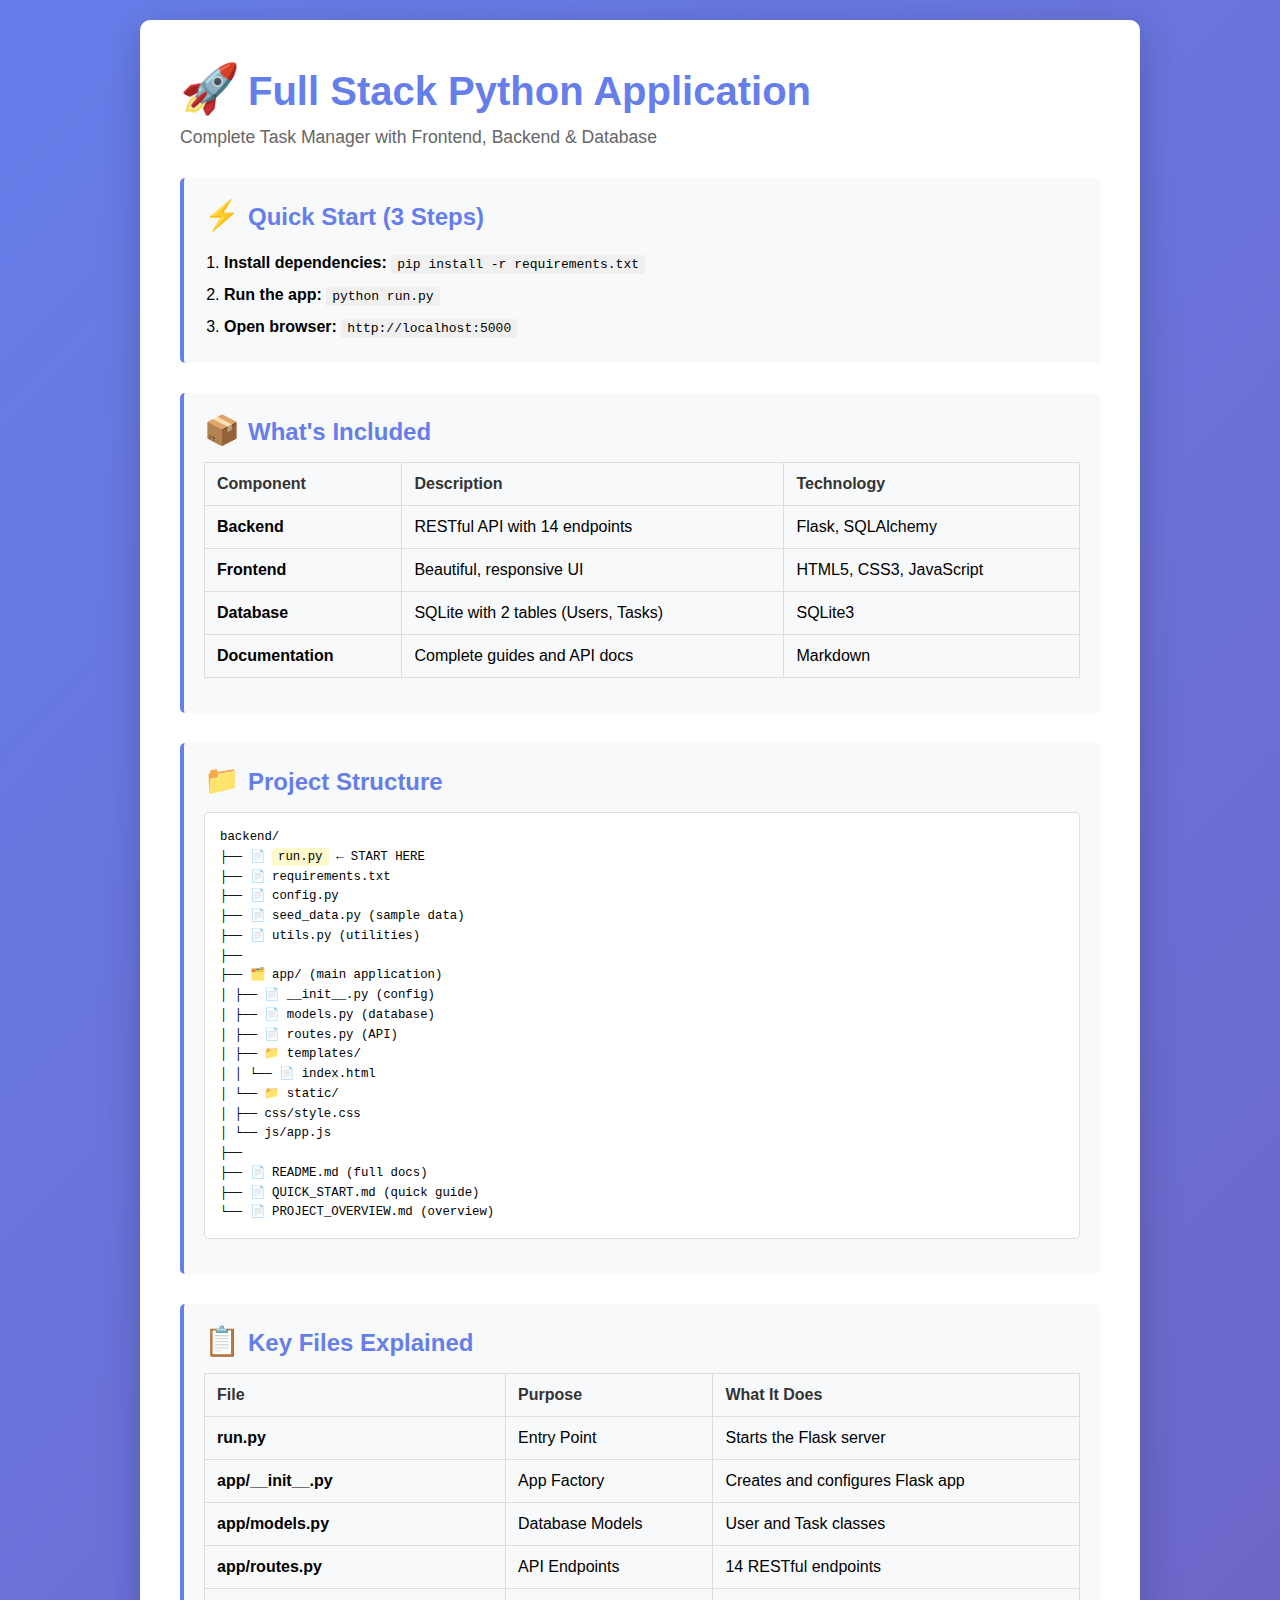
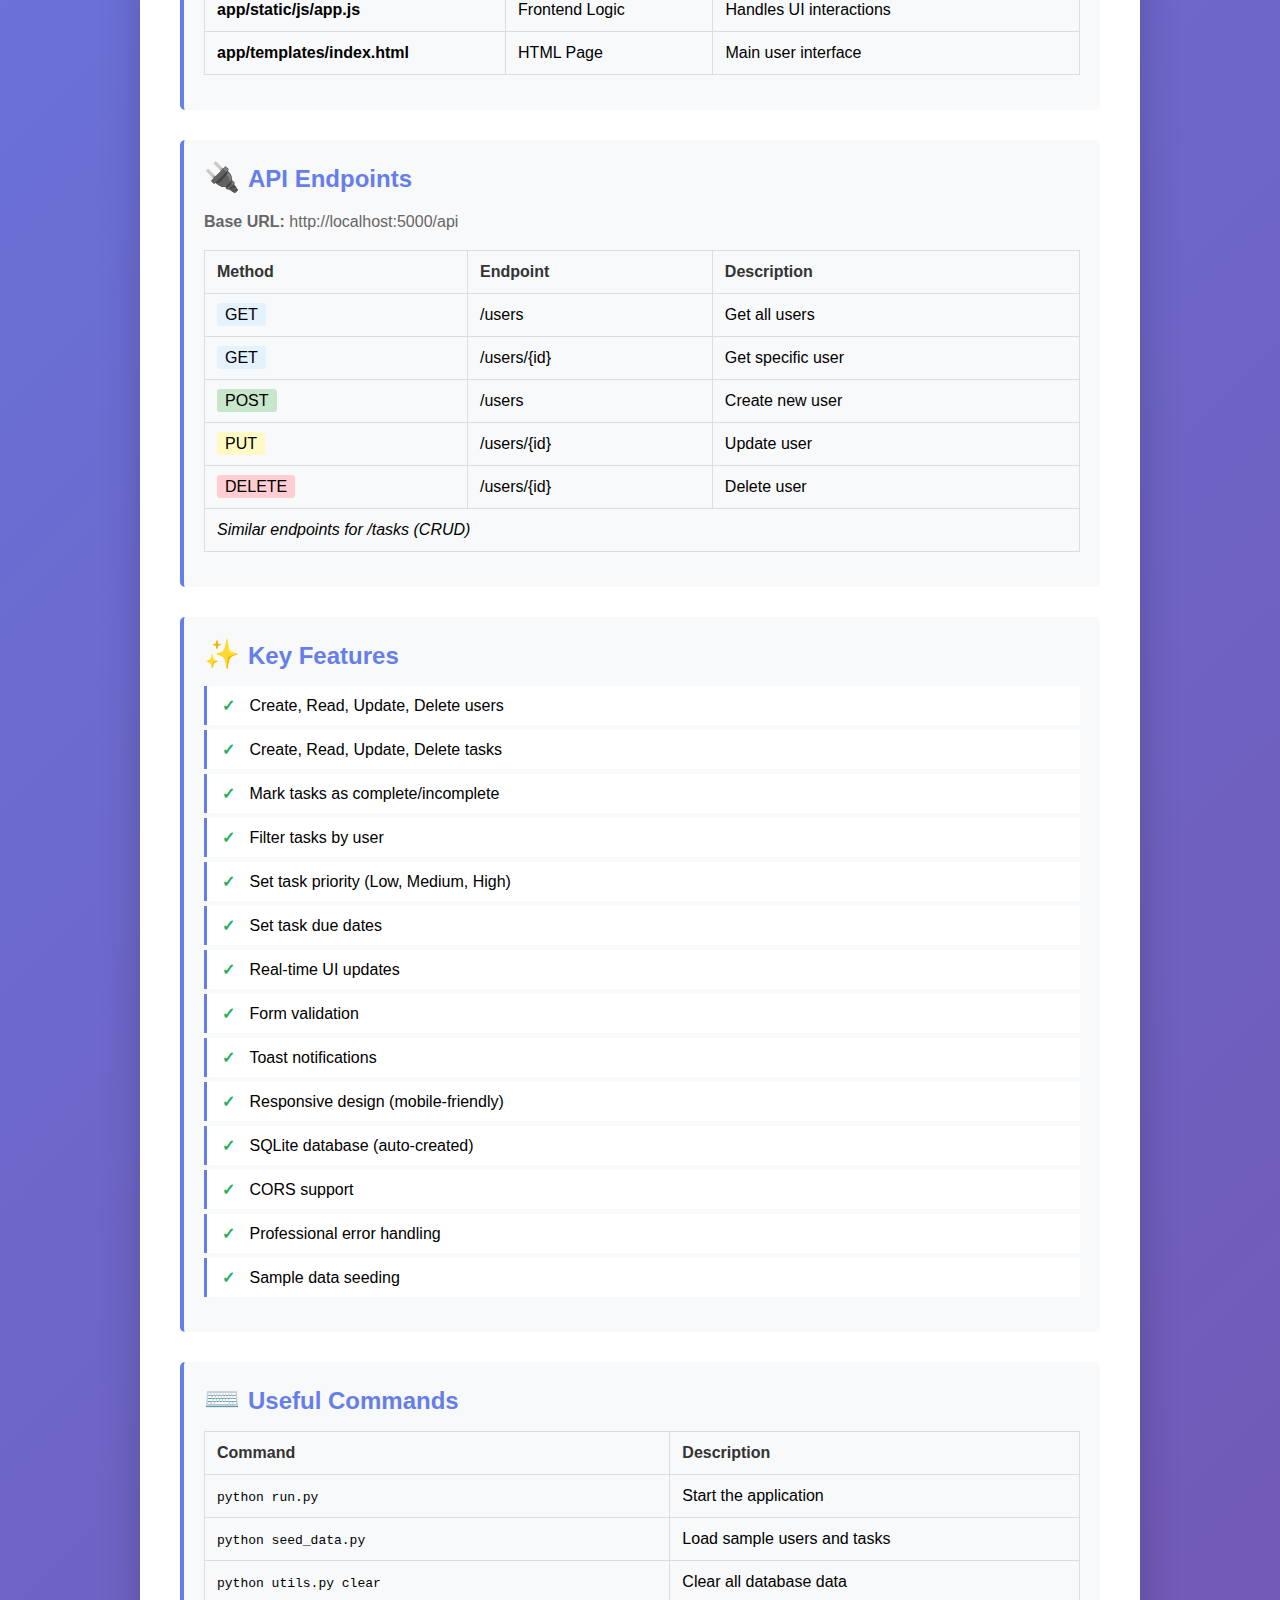
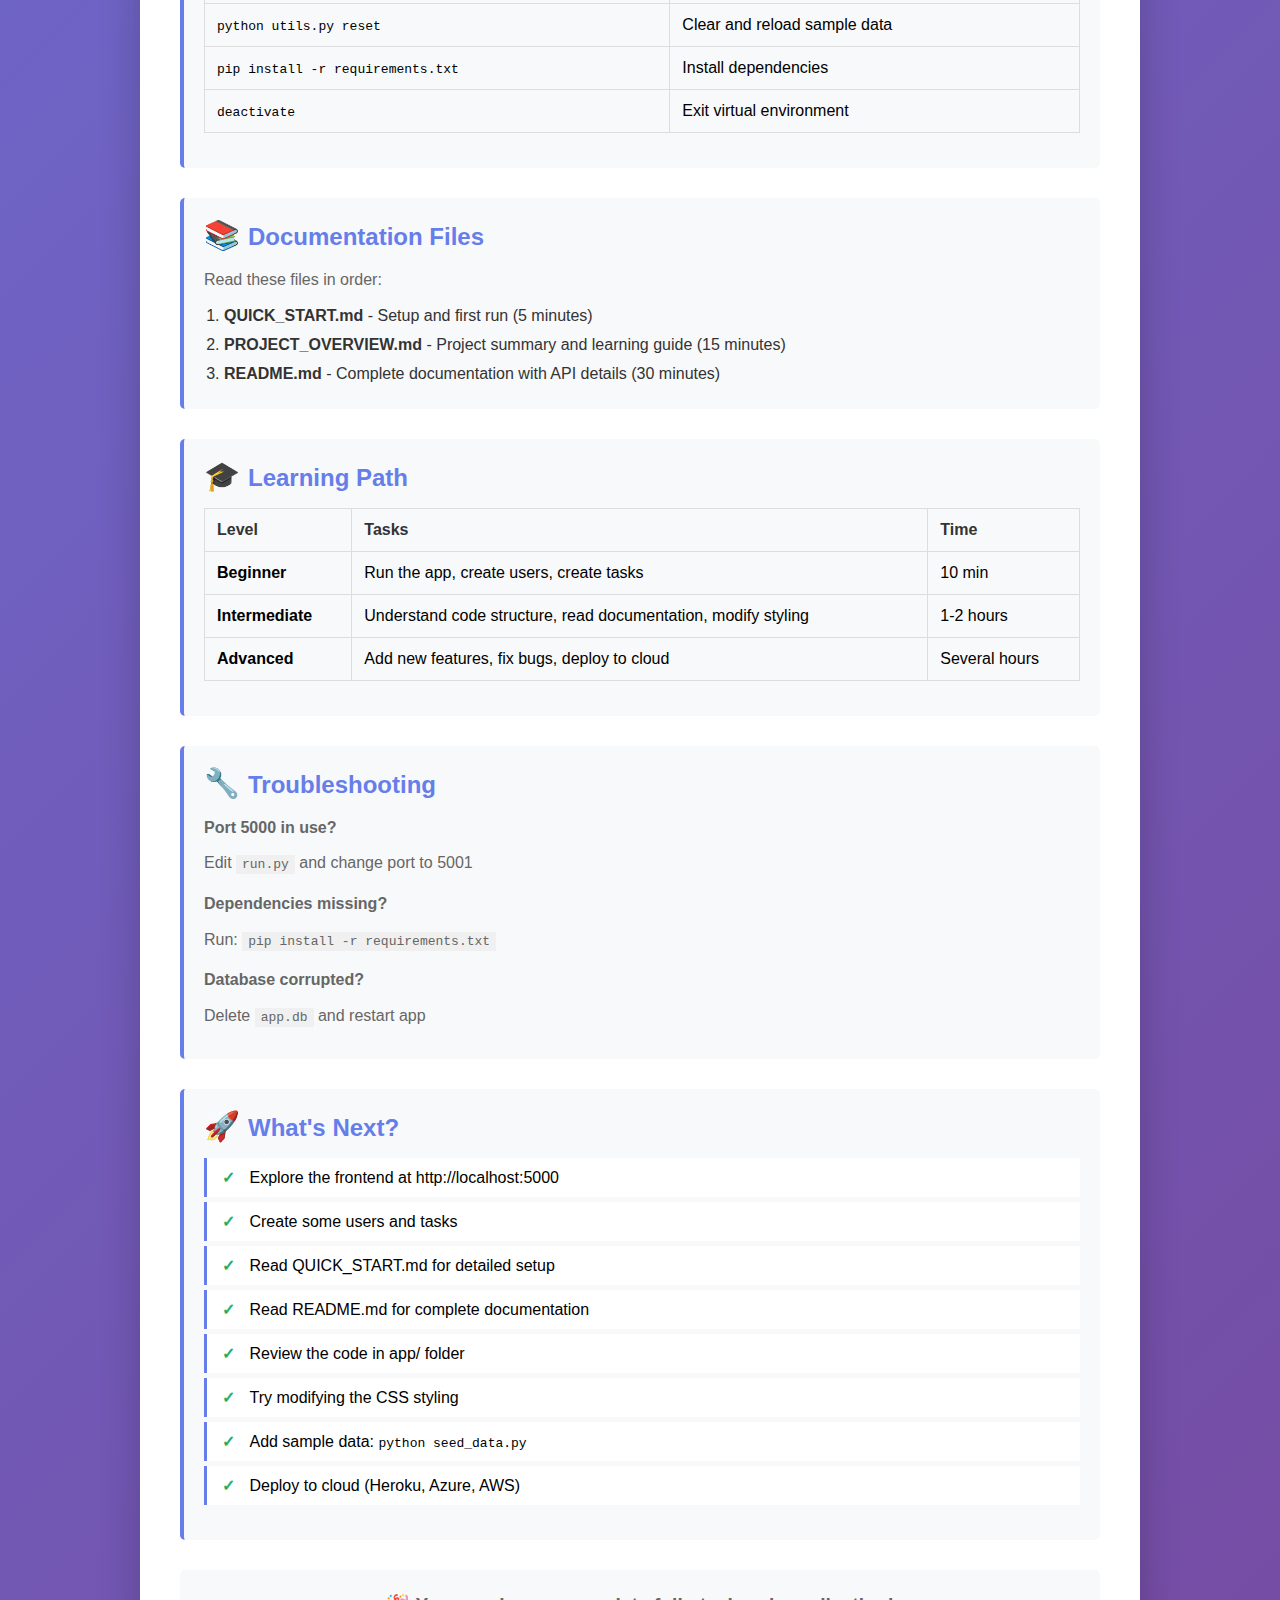
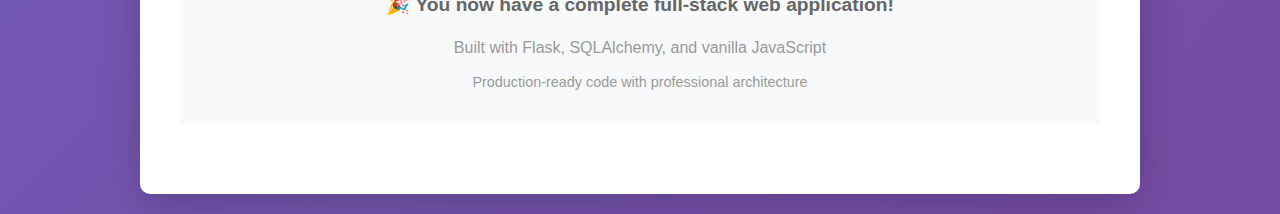
<file: backend/INDEX.html>
<!DOCTYPE html>
<html lang="en">
<head>
    <meta charset="UTF-8">
    <meta name="viewport" content="width=device-width, initial-scale=1.0">
    <title>Full Stack Python Project - Documentation Index</title>
    <style>
        * { margin: 0; padding: 0; box-sizing: border-box; }
        body {
            font-family: 'Segoe UI', Tahoma, Geneva, Verdana, sans-serif;
            background: linear-gradient(135deg, #667eea 0%, #764ba2 100%);
            min-height: 100vh;
            padding: 20px;
        }
        .container {
            max-width: 1000px;
            margin: 0 auto;
            background: white;
            border-radius: 10px;
            box-shadow: 0 10px 40px rgba(0, 0, 0, 0.2);
            padding: 40px;
        }
        h1 {
            color: #667eea;
            margin-bottom: 10px;
            font-size: 2.5em;
        }
        .subtitle {
            color: #666;
            margin-bottom: 30px;
            font-size: 1.1em;
        }
        .section {
            margin: 30px 0;
            padding: 20px;
            border-left: 4px solid #667eea;
            background: #f8f9fa;
            border-radius: 5px;
        }
        .section h2 {
            color: #667eea;
            margin-bottom: 15px;
            font-size: 1.5em;
        }
        .section p {
            color: #666;
            line-height: 1.6;
            margin-bottom: 10px;
        }
        .code-block {
            background: #2d2d2d;
            color: #f8f8f2;
            padding: 15px;
            border-radius: 5px;
            font-family: 'Courier New', monospace;
            margin: 15px 0;
            overflow-x: auto;
        }
        .button-group {
            display: grid;
            grid-template-columns: repeat(auto-fit, minmax(200px, 1fr));
            gap: 15px;
            margin: 20px 0;
        }
        .btn {
            padding: 15px 20px;
            border: none;
            border-radius: 5px;
            font-size: 1em;
            font-weight: 600;
            cursor: pointer;
            transition: all 0.3s ease;
            text-decoration: none;
            display: inline-block;
            text-align: center;
        }
        .btn-primary {
            background: linear-gradient(135deg, #667eea 0%, #764ba2 100%);
            color: white;
        }
        .btn-primary:hover {
            transform: translateY(-2px);
            box-shadow: 0 5px 15px rgba(102, 126, 234, 0.4);
        }
        .btn-secondary {
            background: #e9ecef;
            color: #333;
        }
        .btn-secondary:hover {
            background: #dee2e6;
        }
        .checklist {
            list-style: none;
            margin: 15px 0;
        }
        .checklist li {
            padding: 10px;
            margin: 5px 0;
            background: white;
            border-left: 3px solid #667eea;
            padding-left: 15px;
        }
        .checklist li:before {
            content: "✓ ";
            color: #27ae60;
            font-weight: bold;
            margin-right: 10px;
        }
        .file-tree {
            background: white;
            border: 1px solid #ddd;
            border-radius: 5px;
            padding: 15px;
            margin: 15px 0;
            font-family: monospace;
            font-size: 0.95em;
            line-height: 1.6;
        }
        .highlight {
            background: #fffacd;
            padding: 2px 6px;
            border-radius: 3px;
        }
        table {
            width: 100%;
            border-collapse: collapse;
            margin: 15px 0;
        }
        table th, table td {
            border: 1px solid #ddd;
            padding: 12px;
            text-align: left;
        }
        table th {
            background: #f8f9fa;
            font-weight: 600;
            color: #333;
        }
        table tr:hover {
            background: #f8f9fa;
        }
        .emoji {
            font-size: 1.2em;
            margin-right: 8px;
        }
    </style>
</head>
<body>
    <div class="container">
        <h1><span class="emoji">🚀</span>Full Stack Python Application</h1>
        <p class="subtitle">Complete Task Manager with Frontend, Backend & Database</p>

        <!-- Quick Start Section -->
        <div class="section">
            <h2><span class="emoji">⚡</span>Quick Start (3 Steps)</h2>
            <ol style="margin-left: 20px; line-height: 2;">
                <li><strong>Install dependencies:</strong> <code style="background: #f0f0f0; padding: 2px 6px;">pip install -r requirements.txt</code></li>
                <li><strong>Run the app:</strong> <code style="background: #f0f0f0; padding: 2px 6px;">python run.py</code></li>
                <li><strong>Open browser:</strong> <code style="background: #f0f0f0; padding: 2px 6px;">http://localhost:5000</code></li>
            </ol>
        </div>

        <!-- What You Have -->
        <div class="section">
            <h2><span class="emoji">📦</span>What's Included</h2>
            <table>
                <tr>
                    <th>Component</th>
                    <th>Description</th>
                    <th>Technology</th>
                </tr>
                <tr>
                    <td><strong>Backend</strong></td>
                    <td>RESTful API with 14 endpoints</td>
                    <td>Flask, SQLAlchemy</td>
                </tr>
                <tr>
                    <td><strong>Frontend</strong></td>
                    <td>Beautiful, responsive UI</td>
                    <td>HTML5, CSS3, JavaScript</td>
                </tr>
                <tr>
                    <td><strong>Database</strong></td>
                    <td>SQLite with 2 tables (Users, Tasks)</td>
                    <td>SQLite3</td>
                </tr>
                <tr>
                    <td><strong>Documentation</strong></td>
                    <td>Complete guides and API docs</td>
                    <td>Markdown</td>
                </tr>
            </table>
        </div>

        <!-- Project Structure -->
        <div class="section">
            <h2><span class="emoji">📁</span>Project Structure</h2>
            <div class="file-tree">
backend/<br>
├── 📄 <span class="highlight">run.py</span> ← START HERE<br>
├── 📄 requirements.txt<br>
├── 📄 config.py<br>
├── 📄 seed_data.py (sample data)<br>
├── 📄 utils.py (utilities)<br>
├── <br>
├── 🗂️ app/ (main application)<br>
│   ├── 📄 __init__.py (config)<br>
│   ├── 📄 models.py (database)<br>
│   ├── 📄 routes.py (API)<br>
│   ├── 📁 templates/<br>
│   │   └── 📄 index.html<br>
│   └── 📁 static/<br>
│       ├── css/style.css<br>
│       └── js/app.js<br>
├── <br>
├── 📄 README.md (full docs)<br>
├── 📄 QUICK_START.md (quick guide)<br>
└── 📄 PROJECT_OVERVIEW.md (overview)<br>
            </div>
        </div>

        <!-- File Descriptions -->
        <div class="section">
            <h2><span class="emoji">📋</span>Key Files Explained</h2>
            <table>
                <tr>
                    <th>File</th>
                    <th>Purpose</th>
                    <th>What It Does</th>
                </tr>
                <tr>
                    <td><strong>run.py</strong></td>
                    <td>Entry Point</td>
                    <td>Starts the Flask server</td>
                </tr>
                <tr>
                    <td><strong>app/__init__.py</strong></td>
                    <td>App Factory</td>
                    <td>Creates and configures Flask app</td>
                </tr>
                <tr>
                    <td><strong>app/models.py</strong></td>
                    <td>Database Models</td>
                    <td>User and Task classes</td>
                </tr>
                <tr>
                    <td><strong>app/routes.py</strong></td>
                    <td>API Endpoints</td>
                    <td>14 RESTful endpoints</td>
                </tr>
                <tr>
                    <td><strong>app/static/js/app.js</strong></td>
                    <td>Frontend Logic</td>
                    <td>Handles UI interactions</td>
                </tr>
                <tr>
                    <td><strong>app/templates/index.html</strong></td>
                    <td>HTML Page</td>
                    <td>Main user interface</td>
                </tr>
            </table>
        </div>

        <!-- API Endpoints -->
        <div class="section">
            <h2><span class="emoji">🔌</span>API Endpoints</h2>
            <p><strong>Base URL:</strong> http://localhost:5000/api</p>
            <table>
                <tr>
                    <th>Method</th>
                    <th>Endpoint</th>
                    <th>Description</th>
                </tr>
                <tr>
                    <td><span style="background: #e3f2fd; padding: 3px 8px; border-radius: 3px;">GET</span></td>
                    <td>/users</td>
                    <td>Get all users</td>
                </tr>
                <tr>
                    <td><span style="background: #e3f2fd; padding: 3px 8px; border-radius: 3px;">GET</span></td>
                    <td>/users/{id}</td>
                    <td>Get specific user</td>
                </tr>
                <tr>
                    <td><span style="background: #c8e6c9; padding: 3px 8px; border-radius: 3px;">POST</span></td>
                    <td>/users</td>
                    <td>Create new user</td>
                </tr>
                <tr>
                    <td><span style="background: #fff9c4; padding: 3px 8px; border-radius: 3px;">PUT</span></td>
                    <td>/users/{id}</td>
                    <td>Update user</td>
                </tr>
                <tr>
                    <td><span style="background: #ffcdd2; padding: 3px 8px; border-radius: 3px;">DELETE</span></td>
                    <td>/users/{id}</td>
                    <td>Delete user</td>
                </tr>
                <tr>
                    <td colspan="3"><em>Similar endpoints for /tasks (CRUD)</em></td>
                </tr>
            </table>
        </div>

        <!-- Features -->
        <div class="section">
            <h2><span class="emoji">✨</span>Key Features</h2>
            <ul class="checklist">
                <li>Create, Read, Update, Delete users</li>
                <li>Create, Read, Update, Delete tasks</li>
                <li>Mark tasks as complete/incomplete</li>
                <li>Filter tasks by user</li>
                <li>Set task priority (Low, Medium, High)</li>
                <li>Set task due dates</li>
                <li>Real-time UI updates</li>
                <li>Form validation</li>
                <li>Toast notifications</li>
                <li>Responsive design (mobile-friendly)</li>
                <li>SQLite database (auto-created)</li>
                <li>CORS support</li>
                <li>Professional error handling</li>
                <li>Sample data seeding</li>
            </ul>
        </div>

        <!-- Commands Reference -->
        <div class="section">
            <h2><span class="emoji">⌨️</span>Useful Commands</h2>
            <table>
                <tr>
                    <th>Command</th>
                    <th>Description</th>
                </tr>
                <tr>
                    <td><code>python run.py</code></td>
                    <td>Start the application</td>
                </tr>
                <tr>
                    <td><code>python seed_data.py</code></td>
                    <td>Load sample users and tasks</td>
                </tr>
                <tr>
                    <td><code>python utils.py clear</code></td>
                    <td>Clear all database data</td>
                </tr>
                <tr>
                    <td><code>python utils.py reset</code></td>
                    <td>Clear and reload sample data</td>
                </tr>
                <tr>
                    <td><code>pip install -r requirements.txt</code></td>
                    <td>Install dependencies</td>
                </tr>
                <tr>
                    <td><code>deactivate</code></td>
                    <td>Exit virtual environment</td>
                </tr>
            </table>
        </div>

        <!-- Documentation Guide -->
        <div class="section">
            <h2><span class="emoji">📚</span>Documentation Files</h2>
            <p>Read these files in order:</p>
            <ol style="margin-left: 20px; line-height: 1.8; color: #333;">
                <li><strong>QUICK_START.md</strong> - Setup and first run (5 minutes)</li>
                <li><strong>PROJECT_OVERVIEW.md</strong> - Project summary and learning guide (15 minutes)</li>
                <li><strong>README.md</strong> - Complete documentation with API details (30 minutes)</li>
            </ol>
        </div>

        <!-- Learning Path -->
        <div class="section">
            <h2><span class="emoji">🎓</span>Learning Path</h2>
            <table>
                <tr>
                    <th>Level</th>
                    <th>Tasks</th>
                    <th>Time</th>
                </tr>
                <tr>
                    <td><strong>Beginner</strong></td>
                    <td>Run the app, create users, create tasks</td>
                    <td>10 min</td>
                </tr>
                <tr>
                    <td><strong>Intermediate</strong></td>
                    <td>Understand code structure, read documentation, modify styling</td>
                    <td>1-2 hours</td>
                </tr>
                <tr>
                    <td><strong>Advanced</strong></td>
                    <td>Add new features, fix bugs, deploy to cloud</td>
                    <td>Several hours</td>
                </tr>
            </table>
        </div>

        <!-- Troubleshooting -->
        <div class="section">
            <h2><span class="emoji">🔧</span>Troubleshooting</h2>
            <p><strong>Port 5000 in use?</strong></p>
            <p>Edit <code style="background: #f0f0f0; padding: 2px 6px;">run.py</code> and change port to 5001</p>
            
            <p style="margin-top: 15px;"><strong>Dependencies missing?</strong></p>
            <p>Run: <code style="background: #f0f0f0; padding: 2px 6px;">pip install -r requirements.txt</code></p>
            
            <p style="margin-top: 15px;"><strong>Database corrupted?</strong></p>
            <p>Delete <code style="background: #f0f0f0; padding: 2px 6px;">app.db</code> and restart app</p>
        </div>

        <!-- Next Steps -->
        <div class="section">
            <h2><span class="emoji">🚀</span>What's Next?</h2>
            <ul class="checklist">
                <li>Explore the frontend at http://localhost:5000</li>
                <li>Create some users and tasks</li>
                <li>Read QUICK_START.md for detailed setup</li>
                <li>Read README.md for complete documentation</li>
                <li>Review the code in app/ folder</li>
                <li>Try modifying the CSS styling</li>
                <li>Add sample data: <code>python seed_data.py</code></li>
                <li>Deploy to cloud (Heroku, Azure, AWS)</li>
            </ul>
        </div>

        <!-- Footer -->
        <div class="section" style="text-align: center; border-left: none;">
            <p style="font-size: 1.2em;">🎉 <strong>You now have a complete full-stack web application!</strong></p>
            <p style="color: #999; margin-top: 15px;">Built with Flask, SQLAlchemy, and vanilla JavaScript</p>
            <p style="color: #999; font-size: 0.9em;">Production-ready code with professional architecture</p>
        </div>
    </div>
</body>
</html>
</file>
